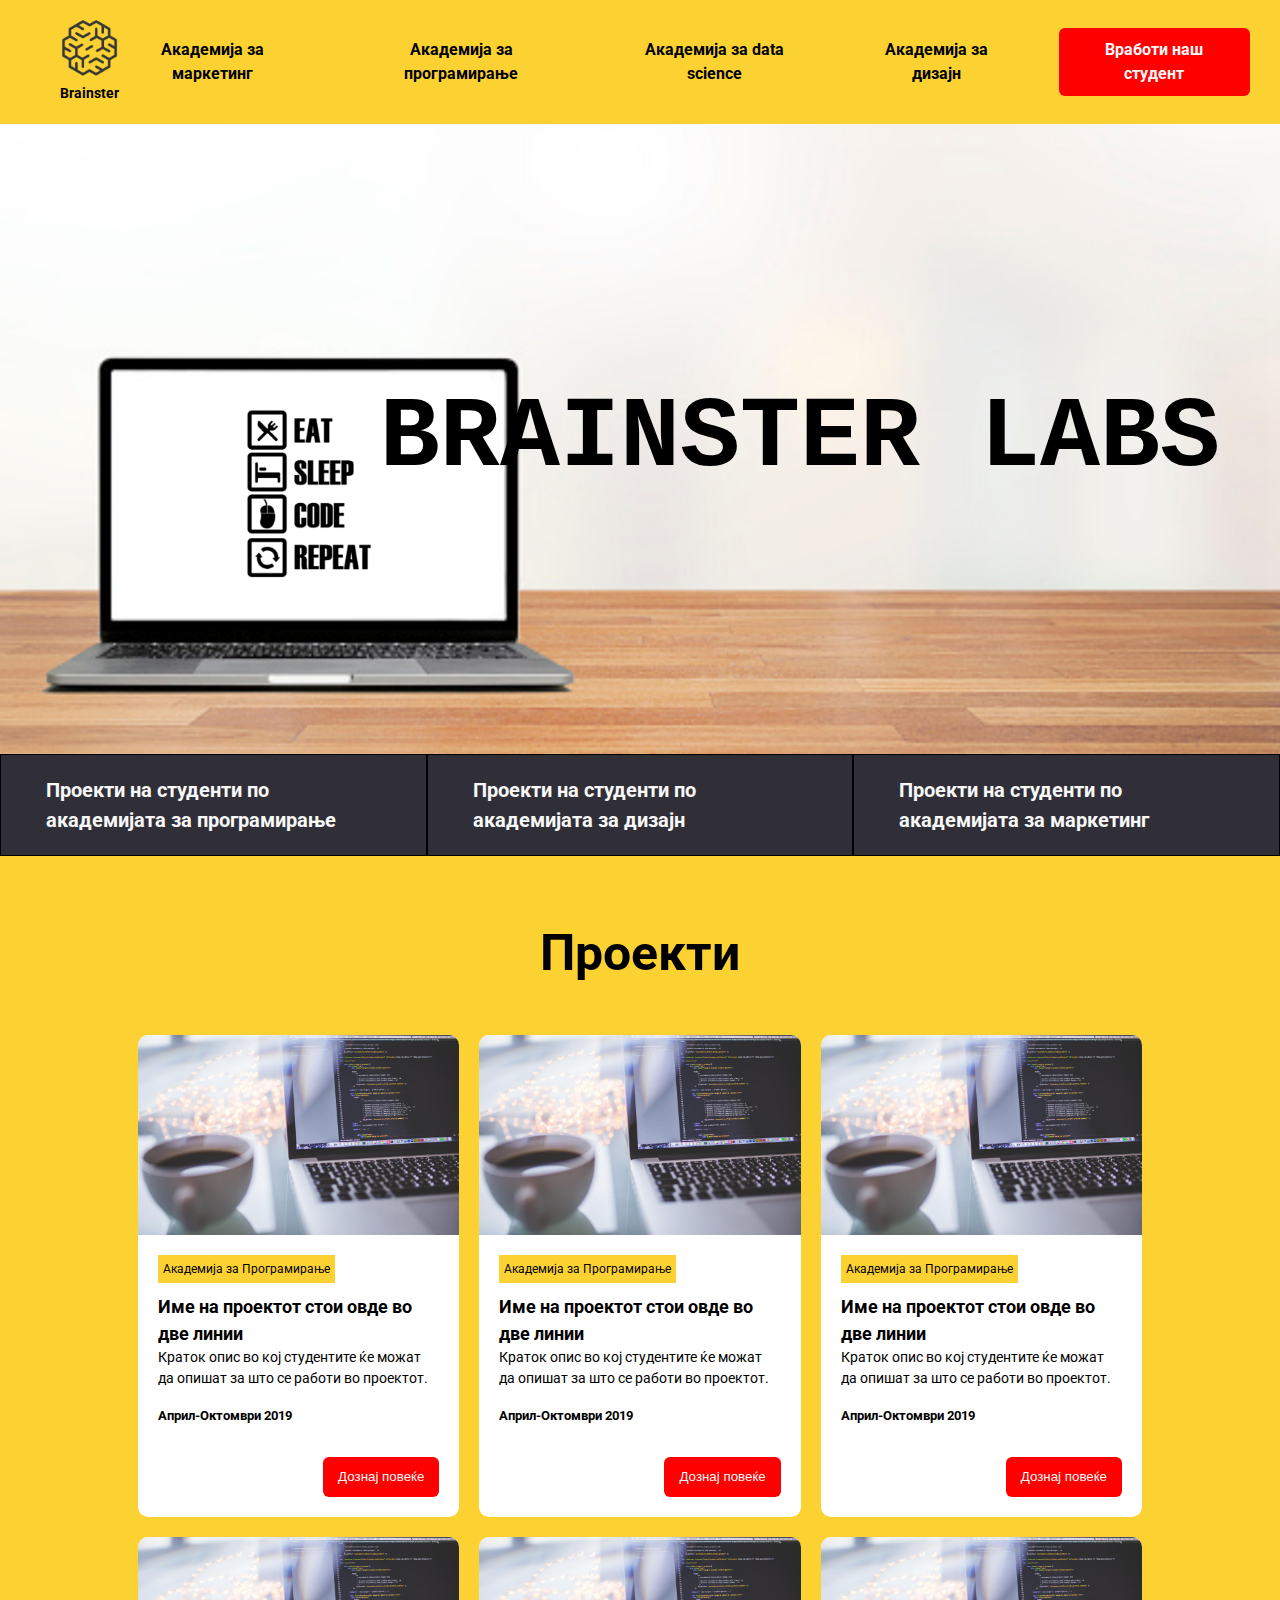
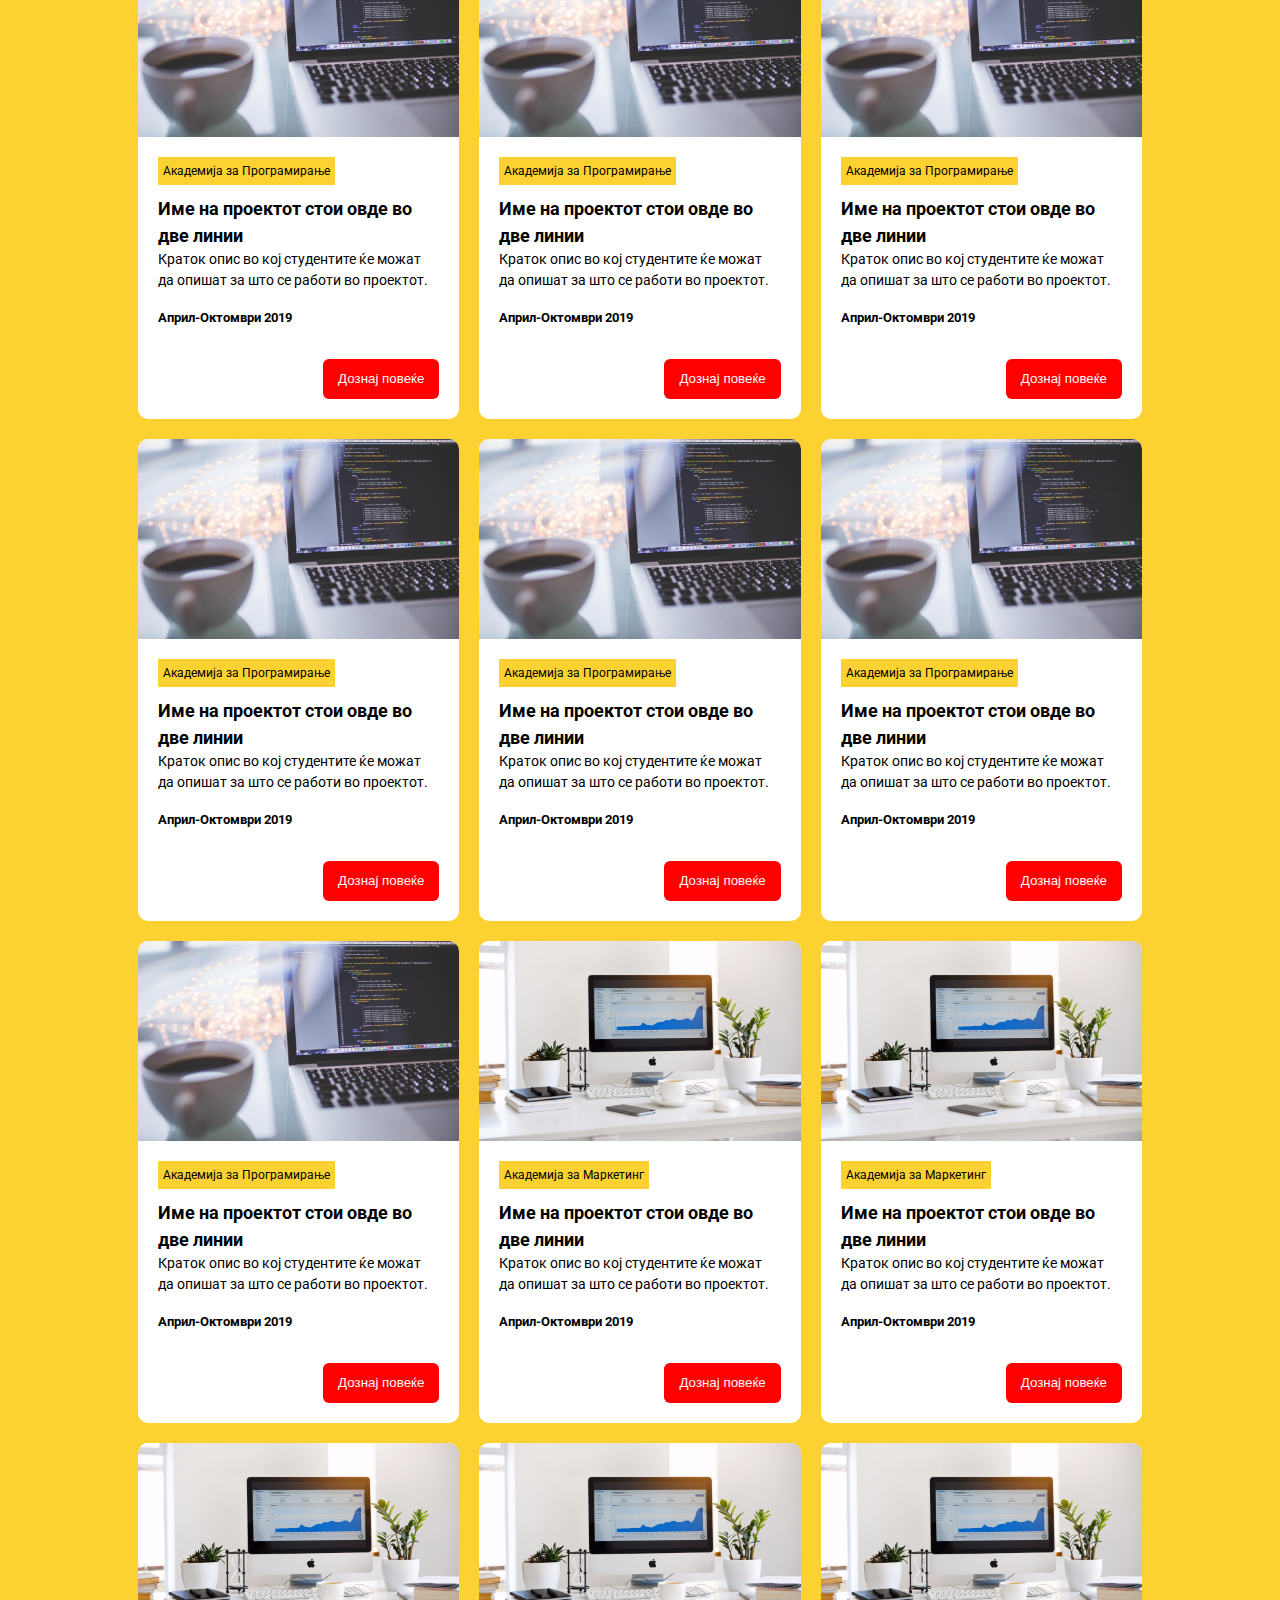
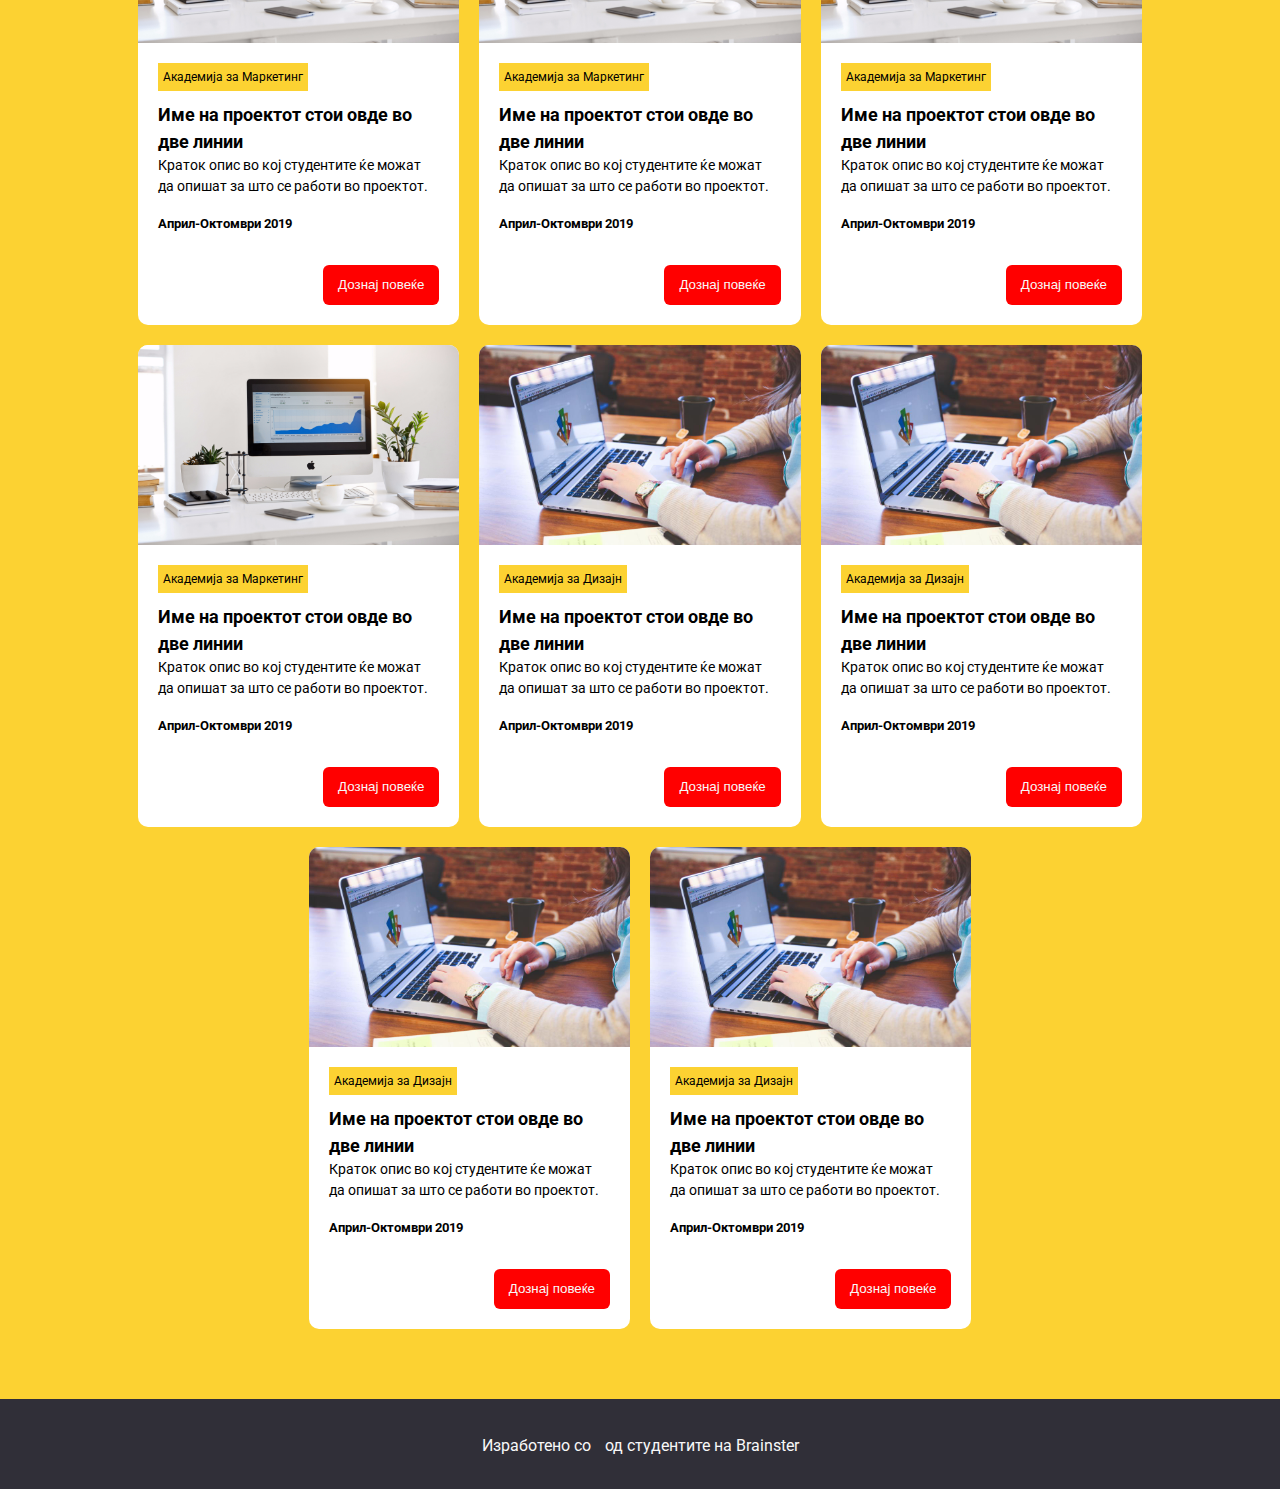
<file: index.html>
<!DOCTYPE html>
<html>
  <head>
    <title>Document</title>
    <meta charset="utf-8" />
    <meta name="keywords" content="" />
    <meta name="description" content="" />
    <meta name="viewport" content="width=device-width,initial-scale=1.0" />

    <!-- font-awesome -->
    <link
      rel="stylesheet"
      href="https://use.fontawesome.com/releases/v5.4.1/css/all.css"
      integrity="sha384-5sAR7xN1Nv6T6+dT2mhtzEpVJvfS3NScPQTrOxhwjIuvcA67KV2R5Jz6kr4abQsz"
      crossorigin="anonymous"
    />
    <!-- Local CSS -->
    <link rel="stylesheet" href="./css/main.css" />
  </head>
  <body>
    <!-- navbar -->

    <nav class="navbar">
      <a class="logo" href="./index.html"
        ><img src="./Design/Logo.png" alt="Logo" />Brainster</a
      >
      <div class="menu">
        <div class="close-menu">x</div>
        <ul>
          <li class="menu-item">
            <a href="https://brainster.co/marketing" target="_blank"
              >Академија за маркетинг</a
            >
          </li>
          <li class="menu-item">
            <a href="https://brainster.co/front-end/" target="_blank"
              >Академија за програмирање</a
            >
          </li>
          <li class="menu-item">
            <a href="https://brainster.co/data-science/" target="_blank"
              >Академија за data science</a
            >
          </li>
          <li class="menu-item">
            <a href="https://brainster.co/graphic-design/" target="_blank"
              >Академија за дизајн</a
            >
          </li>
          <li class="btn">
            <a href="./form.html">Вработи наш студент</a>
          </li>
        </ul>
      </div>
      <div class="menu-btn"><i class="fa fa-bars"></i></div>
    </nav>

    <!-- banner -->

    <section class="banner">
      <h1>BRAINSTER LABS</h1>
    </section>

    <!-- filters -->

    <section class="filters">
      <div class="filter">
        <label for="filter-coding">
          Проекти на студенти по академијата за програмирање
        </label>
        <i class="fas fa-check-circle"></i>
        <input id="filter-coding" type="checkbox" />
      </div>
      <div class="filter">
        <label for="filter-design">
          Проекти на студенти по академијата за дизајн
        </label>
        <i class="fas fa-check-circle"></i>
        <input id="filter-design" type="checkbox" />
      </div>
      <div class="filter">
        <label for="filter-marketing">
          Проекти на студенти по академијата за маркетинг
        </label>
        <i class="fas fa-check-circle"></i>
        <input id="filter-marketing" type="checkbox" />
      </div>
    </section>

    <!-- cards -->

    <section class="container">
      <h1>Проекти</h1>
      <div class="cards">
        <div class="card coding">
          <div class="card-inner">
            <img
              class="img-card"
              src="./css/macbook-computer_6UHHE19YG7.jpg"
              alt=""
            />
            <div class="card-body">
              <div class="text">
                <span>Академија за Програмирање</span>
                <h3>Име на проектот стои овде во две линии</h3>
                <p>
                  Краток опис во кој студентите ќе можат да опишат за што се
                  работи во проектот.
                </p>
                <small>Април-Октомври 2019</small>
              </div>
              <div class="btn-card">
                <div class="btn-card">
                  <button class="btn"><a href="#">Дознај повеќе</a></button>
                </div>
              </div>
            </div>
          </div>
        </div>

        <div class="card coding">
          <div class="card-inner">
            <img
              class="img-card"
              src="./css/macbook-computer_6UHHE19YG7.jpg"
              alt=""
            />
            <div class="card-body">
              <div class="text">
                <span>Академија за Програмирање</span>
                <h3>Име на проектот стои овде во две линии</h3>
                <p>
                  Краток опис во кој студентите ќе можат да опишат за што се
                  работи во проектот.
                </p>
                <small>Април-Октомври 2019</small>
              </div>
              <div class="btn-card">
                <button class="btn"><a href="#">Дознај повеќе</a></button>
              </div>
            </div>
          </div>
        </div>

        <div class="card coding">
          <div class="card-inner">
            <img
              class="img-card"
              src="./css/macbook-computer_6UHHE19YG7.jpg"
              alt=""
            />
            <div class="card-body">
              <div class="text">
                <span>Академија за Програмирање</span>
                <h3>Име на проектот стои овде во две линии</h3>
                <p>
                  Краток опис во кој студентите ќе можат да опишат за што се
                  работи во проектот.
                </p>
                <small>Април-Октомври 2019</small>
              </div>
              <div class="btn-card">
                <button class="btn"><a href="#">Дознај повеќе</a></button>
              </div>
            </div>
          </div>
        </div>

        <div class="card coding">
          <div class="card-inner">
            <img
              class="img-card"
              src="./css/macbook-computer_6UHHE19YG7.jpg"
              alt=""
            />
            <div class="card-body">
              <div class="text">
                <span>Академија за Програмирање</span>
                <h3>Име на проектот стои овде во две линии</h3>
                <p>
                  Краток опис во кој студентите ќе можат да опишат за што се
                  работи во проектот.
                </p>
                <small>Април-Октомври 2019</small>
              </div>
              <div class="btn-card">
                <button class="btn"><a href="#">Дознај повеќе</a></button>
              </div>
            </div>
          </div>
        </div>

        <div class="card coding">
          <div class="card-inner">
            <img
              class="img-card"
              src="./css/macbook-computer_6UHHE19YG7.jpg"
              alt=""
            />
            <div class="card-body">
              <div class="text">
                <span>Академија за Програмирање</span>
                <h3>Име на проектот стои овде во две линии</h3>
                <p>
                  Краток опис во кој студентите ќе можат да опишат за што се
                  работи во проектот.
                </p>
                <small>Април-Октомври 2019</small>
              </div>
              <div class="btn-card">
                <button class="btn"><a href="#">Дознај повеќе</a></button>
              </div>
            </div>
          </div>
        </div>

        <div class="card coding">
          <div class="card-inner">
            <img
              class="img-card"
              src="./css/macbook-computer_6UHHE19YG7.jpg"
              alt=""
            />
            <div class="card-body">
              <div class="text">
                <span>Академија за Програмирање</span>
                <h3>Име на проектот стои овде во две линии</h3>
                <p>
                  Краток опис во кој студентите ќе можат да опишат за што се
                  работи во проектот.
                </p>
                <small>Април-Октомври 2019</small>
              </div>
              <div class="btn-card">
                <button class="btn"><a href="#">Дознај повеќе</a></button>
              </div>
            </div>
          </div>
        </div>

        <div class="card coding">
          <div class="card-inner">
            <img
              class="img-card"
              src="./css/macbook-computer_6UHHE19YG7.jpg"
              alt=""
            />
            <div class="card-body">
              <div class="text">
                <span>Академија за Програмирање</span>
                <h3>Име на проектот стои овде во две линии</h3>
                <p>
                  Краток опис во кој студентите ќе можат да опишат за што се
                  работи во проектот.
                </p>
                <small>Април-Октомври 2019</small>
              </div>
              <div class="btn-card">
                <button class="btn"><a href="#">Дознај повеќе</a></button>
              </div>
            </div>
          </div>
        </div>

        <div class="card coding">
          <div class="card-inner">
            <img
              class="img-card"
              src="./css/macbook-computer_6UHHE19YG7.jpg"
              alt=""
            />
            <div class="card-body">
              <div class="text">
                <span>Академија за Програмирање</span>
                <h3>Име на проектот стои овде во две линии</h3>
                <p>
                  Краток опис во кој студентите ќе можат да опишат за што се
                  работи во проектот.
                </p>
                <small>Април-Октомври 2019</small>
              </div>
              <div class="btn-card">
                <button class="btn"><a href="#">Дознај повеќе</a></button>
              </div>
            </div>
          </div>
        </div>

        <div class="card coding">
          <div class="card-inner">
            <img
              class="img-card"
              src="./css/macbook-computer_6UHHE19YG7.jpg"
              alt=""
            />
            <div class="card-body">
              <div class="text">
                <span>Академија за Програмирање</span>
                <h3>Име на проектот стои овде во две линии</h3>
                <p>
                  Краток опис во кој студентите ќе можат да опишат за што се
                  работи во проектот.
                </p>
                <small>Април-Октомври 2019</small>
              </div>
              <div class="btn-card">
                <button class="btn"><a href="#">Дознај повеќе</a></button>
              </div>
            </div>
          </div>
        </div>

        <div class="card coding">
          <div class="card-inner">
            <img
              class="img-card"
              src="./css/macbook-computer_6UHHE19YG7.jpg"
              alt=""
            />
            <div class="card-body">
              <div class="text">
                <span>Академија за Програмирање</span>
                <h3>Име на проектот стои овде во две линии</h3>
                <p>
                  Краток опис во кој студентите ќе можат да опишат за што се
                  работи во проектот.
                </p>
                <small>Април-Октомври 2019</small>
              </div>
              <div class="btn-card">
                <button class="btn"><a href="#">Дознај повеќе</a></button>
              </div>
            </div>
          </div>
        </div>

        <div class="card marketing">
          <div class="card-inner">
            <img
              class="img-card"
              src="./css/seo-computer_959IURDRGJ.jpg"
              alt=""
            />
            <div class="card-body">
              <div class="text">
                <span>Академија за Маркетинг</span>
                <h3>Име на проектот стои овде во две линии</h3>
                <p>
                  Краток опис во кој студентите ќе можат да опишат за што се
                  работи во проектот.
                </p>
                <small>Април-Октомври 2019</small>
              </div>
              <div class="btn-card">
                <button class="btn"><a href="#">Дознај повеќе</a></button>
              </div>
            </div>
          </div>
        </div>

        <div class="card marketing">
          <div class="card-inner">
            <img
              class="img-card"
              src="./css/seo-computer_959IURDRGJ.jpg"
              alt=""
            />
            <div class="card-body">
              <div class="text">
                <span>Академија за Маркетинг</span>
                <h3>Име на проектот стои овде во две линии</h3>
                <p>
                  Краток опис во кој студентите ќе можат да опишат за што се
                  работи во проектот.
                </p>
                <small>Април-Октомври 2019</small>
              </div>
              <div class="btn-card">
                <button class="btn"><a href="#">Дознај повеќе</a></button>
              </div>
            </div>
          </div>
        </div>

        <div class="card marketing">
          <div class="card-inner">
            <img
              class="img-card"
              src="./css/seo-computer_959IURDRGJ.jpg"
              alt=""
            />
            <div class="card-body">
              <div class="text">
                <span>Академија за Маркетинг</span>
                <h3>Име на проектот стои овде во две линии</h3>
                <p>
                  Краток опис во кој студентите ќе можат да опишат за што се
                  работи во проектот.
                </p>
                <small>Април-Октомври 2019</small>
              </div>
              <div class="btn-card">
                <button class="btn"><a href="#">Дознај повеќе</a></button>
              </div>
            </div>
          </div>
        </div>

        <div class="card marketing">
          <div class="card-inner">
            <img
              class="img-card"
              src="./css/seo-computer_959IURDRGJ.jpg"
              alt=""
            />
            <div class="card-body">
              <div class="text">
                <span>Академија за Маркетинг</span>
                <h3>Име на проектот стои овде во две линии</h3>
                <p>
                  Краток опис во кој студентите ќе можат да опишат за што се
                  работи во проектот.
                </p>
                <small>Април-Октомври 2019</small>
              </div>
              <div class="btn-card">
                <button class="btn"><a href="#">Дознај повеќе</a></button>
              </div>
            </div>
          </div>
        </div>

        <div class="card marketing">
          <div class="card-inner">
            <img
              class="img-card"
              src="./css/seo-computer_959IURDRGJ.jpg"
              alt=""
            />
            <div class="card-body">
              <div class="text">
                <span>Академија за Маркетинг</span>
                <h3>Име на проектот стои овде во две линии</h3>
                <p>
                  Краток опис во кој студентите ќе можат да опишат за што се
                  работи во проектот.
                </p>
                <small>Април-Октомври 2019</small>
              </div>
              <div class="btn-card">
                <button class="btn"><a href="#">Дознај повеќе</a></button>
              </div>
            </div>
          </div>
        </div>

        <div class="card marketing">
          <div class="card-inner">
            <img
              class="img-card"
              src="./css/seo-computer_959IURDRGJ.jpg"
              alt=""
            />
            <div class="card-body">
              <div class="text">
                <span>Академија за Маркетинг</span>
                <h3>Име на проектот стои овде во две линии</h3>
                <p>
                  Краток опис во кој студентите ќе можат да опишат за што се
                  работи во проектот.
                </p>
                <small>Април-Октомври 2019</small>
              </div>
              <div class="btn-card">
                <button class="btn"><a href="#">Дознај повеќе</a></button>
              </div>
            </div>
          </div>
        </div>

        <div class="card design">
          <div class="card-inner">
            <img
              class="img-card"
              src="./css/macbook-laptop_LEJ7HJ5BEA.jpg"
              alt=""
            />
            <div class="card-body">
              <div class="text">
                <span>Академија за Дизајн</span>
                <h3>Име на проектот стои овде во две линии</h3>
                <p>
                  Краток опис во кој студентите ќе можат да опишат за што се
                  работи во проектот.
                </p>
                <small>Април-Октомври 2019</small>
              </div>
              <div class="btn-card">
                <button class="btn"><a href="#">Дознај повеќе</a></button>
              </div>
            </div>
          </div>
        </div>

        <div class="card design">
          <div class="card-inner">
            <img
              class="img-card"
              src="./css/macbook-laptop_LEJ7HJ5BEA.jpg"
              alt=""
            />
            <div class="card-body">
              <div class="text">
                <span>Академија за Дизајн</span>
                <h3>Име на проектот стои овде во две линии</h3>
                <p>
                  Краток опис во кој студентите ќе можат да опишат за што се
                  работи во проектот.
                </p>
                <small>Април-Октомври 2019</small>
              </div>
              <div class="btn-card">
                <button class="btn"><a href="#">Дознај повеќе</a></button>
              </div>
            </div>
          </div>
        </div>

        <div class="card design">
          <div class="card-inner">
            <img
              class="img-card"
              src="./css/macbook-laptop_LEJ7HJ5BEA.jpg"
              alt=""
            />
            <div class="card-body">
              <div class="text">
                <span>Академија за Дизајн</span>
                <h3>Име на проектот стои овде во две линии</h3>
                <p>
                  Краток опис во кој студентите ќе можат да опишат за што се
                  работи во проектот.
                </p>
                <small>Април-Октомври 2019</small>
              </div>
              <div class="btn-card">
                <button class="btn"><a href="#">Дознај повеќе</a></button>
              </div>
            </div>
          </div>
        </div>

        <div class="card design">
          <div class="card-inner">
            <img
              class="img-card"
              src="./css/macbook-laptop_LEJ7HJ5BEA.jpg"
              alt=""
            />
            <div class="card-body">
              <div class="text">
                <span>Академија за Дизајн</span>
                <h3>Име на проектот стои овде во две линии</h3>
                <p>
                  Краток опис во кој студентите ќе можат да опишат за што се
                  работи во проектот.
                </p>
                <small>Април-Октомври 2019</small>
              </div>
              <div class="btn-card">
                <button class="btn"><a href="#">Дознај повеќе</a></button>
              </div>
            </div>
          </div>
        </div>
      </div>
      <div class="load">
        <div class="btn" id="load-more">Прикажи повеќе</div>
      </div>
    </section>

    <!-- footer -->

    <footer>
      <p>
        Изработено со <i class="fas fa-heart"></i> од студентите на Brainster
      </p>
    </footer>

    <script src="./script.js"></script>
  </body>
</html>
</file>
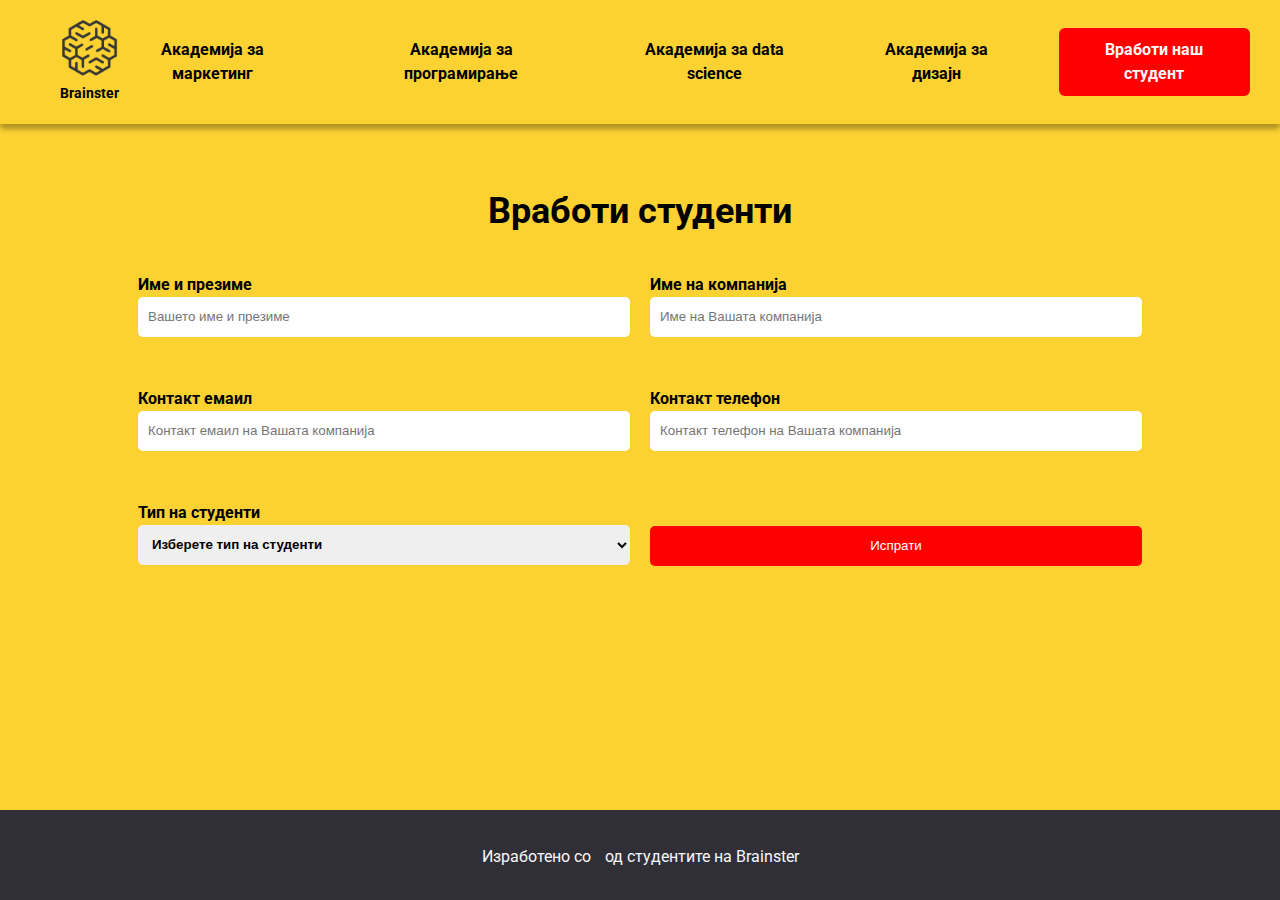
<file: form.html>
<!DOCTYPE html>
<html lang="en">
  <head>
    <meta charset="UTF-8" />
    <meta http-equiv="X-UA-Compatible" content="IE=edge" />
    <meta name="viewport" content="width=device-width, initial-scale=1.0" />
    <title>Document</title>
    <!-- font-awesome -->
    <link
      rel="stylesheet"
      href="https://use.fontawesome.com/releases/v5.4.1/css/all.css"
      integrity="sha384-5sAR7xN1Nv6T6+dT2mhtzEpVJvfS3NScPQTrOxhwjIuvcA67KV2R5Jz6kr4abQsz"
      crossorigin="anonymous"
    />

    <!-- Local CSS -->
    <link rel="stylesheet" href="./css/main.css" />
  </head>
  <body>
    <!-- navbar -->

    <nav class="navbar">
      <a class="logo" href="./index.html"
        ><img src="./Design/Logo.png" alt="Logo" />Brainster</a
      >
      <div class="menu">
        <div class="close-menu">x</div>
        <ul>
          <li class="menu-item">
            <a href="https://brainster.co/marketing" target="_blank"
              >Академија за маркетинг</a
            >
          </li>
          <li class="menu-item">
            <a href="https://brainster.co/front-end/" target="_blank"
              >Академија за програмирање</a
            >
          </li>
          <li class="menu-item">
            <a href="https://brainster.co/data-science/" target="_blank"
              >Академија за data science</a
            >
          </li>
          <li class="menu-item">
            <a href="https://brainster.co/graphic-design/" target="_blank"
              >Академија за дизајн</a
            >
          </li>
          <li class="btn">
            <a href="./form.html">Вработи наш студент</a>
          </li>
        </ul>
      </div>
      <div class="menu-btn"><i class="fa fa-bars"></i></div>
    </nav>

    <!-- form -->

    <section class="form-page">
      <h1>Вработи студенти</h1>

      <form id="form">
        <div class="input">
          <label for="name">Име и презиме</label>
          <input type="text" id="name" placeholder="Вашето име и презиме" />
          <div class="success-class">
            <i class="fas fa-check-circle"></i>
          </div>
          <div class="error-class">
            <i class="fas fa-exclamation-circle"></i>
            <p class="error-paragraph">
              <small>Ве молиме внесете го Вашето име и презиме</small>
            </p>
          </div>
        </div>
        <div class="input">
          <label for="company">Име на компанија</label>
          <input
            type="text"
            placeholder="Име на Вашата компанија"
            id="company"
          />
          <div class="success-class"><i class="fas fa-check-circle"></i></div>
          <div class="error-class">
            <i class="fas fa-exclamation-circle"></i>
            <p class="error-paragraph">
              <small>Ве молиме внесете име на Вашата компанија</small>
            </p>
          </div>
        </div>

        <div class="input">
          <label for="mail">Контакт емаил</label>
          <input
            type="email"
            placeholder="Контакт емаил на Вашата компанија"
            id="mail"
          />

          <div class="success-class"><i class="fas fa-check-circle"></i></div>
          <div class="error-class">
            <i class="fas fa-exclamation-circle"></i>
            <p class="error-paragraph">
              <small>Ве молиме внесете ја Вашата емаил адреса</small>
            </p>
          </div>
        </div>

        <div class="input">
          <label for="tel">Контакт телефон</label>
          <input
            type="number"
            placeholder="Контакт телефон на Вашата компанија"
            id="tel"
          />
          <div class="success-class"><i class="fas fa-check-circle"></i></div>
          <div class="error-class">
            <i class="fas fa-exclamation-circle"></i>
            <p class="error-paragraph">
              <small>Ве молиме внесете го Вашиот телефонски број</small>
            </p>
          </div>
        </div>

        <div class="input">
          <label for="studenti">Тип на студенти</label>

          <select class="dropdown" name="studenti" id="studenti">
            <option hidden>Изберете тип на студенти</option>
            <option>Студенти од маркетинг</option>
            <option>Студенти од програмирање</option>
            <option>Студенти од data science</option>
            <option>Студенти од дизајн</option>
          </select>
        </div>

        <div class="input">
          <button class="btn-form" id="submit">Испрати</button>
        </div>
      </form>
    </section>

    <!-- footer -->

    <footer>
      <p>
        Изработено со <i class="fas fa-heart"></i> од студентите на Brainster
      </p>
    </footer>

    <script src="./form.js"></script>
  </body>
</html>
</file>
<file: css/main.css>
@import url("https://fonts.googleapis.com/css2?family=Roboto:wght@400;500;700&display=swap");
* {
  box-sizing: border-box;
}

body {
  margin: 0;
}

h1,
h2,
h3,
h4,
h5,
h6,
p,
ul,
ol {
  margin-top: 0;
}

img {
  max-width: 100%;
}

html {
  font-size: 16px;
  min-height: 100%;
  position: relative;
}
@media (min-width: 1920px) {
  html {
    font-size: 18px;
  }
}

body {
  font-family: "Roboto", sans-serif;
  font-weight: 400;
  line-height: 1.5;
  color: #000;
  background-color: #fcd232;
}

h1 {
  font-size: 36px;
}

h2 {
  font-size: 24px;
}

h3 {
  font-size: 18px;
}

.btn {
  padding: 10px 15px;
  display: inline-block;
  line-height: 1.5;
  border-radius: 6px;
  background-color: red;
  border: none;
  cursor: pointer;
}
.btn:hover {
  background-color: black;
  transform: scale(1.1);
}
.btn:hover a {
  color: #fcd232;
}
.btn a {
  color: #f8f8f8;
  text-decoration: none;
  text-align: center;
}

.form-page, .container {
  padding-top: 60px;
  padding-bottom: 60px;
}
@media (max-width: 768px) {
  .form-page, .container {
    padding-top: 30px;
    padding-bottom: 30px;
  }
}

form, .container .cards {
  max-width: 80%;
  margin-left: auto;
  margin-right: auto;
}

.navbar {
  background-color: #fcd232;
  box-shadow: 0px 5px 5px 0px rgba(0, 0, 0, 0.3);
  padding: 20px 30px;
  display: flex;
  align-items: center;
  justify-content: space-between;
}
.navbar .logo {
  flex-basis: 45px;
  text-decoration: none;
  color: #000;
  font-size: 14px;
  text-align: center;
  font-weight: bold;
  margin-left: 30px;
}
.navbar .logo:hover {
  transform: scale(1.1);
}
@media (max-width: 1024px) {
  .navbar .logo {
    margin-left: 0;
  }
}
.navbar .menu {
  position: static;
  font-weight: bold;
  z-index: 1;
}
@media (max-width: 768px) {
  .navbar .menu {
    position: fixed;
    top: 0;
    right: -100%;
    width: 100%;
    height: 100%;
    display: flex;
    background-color: #302f38;
    padding-left: 30px;
  }
  .navbar .menu.active {
    right: 0;
  }
}

.menu ul {
  display: flex;
  justify-content: space-between;
  align-items: center;
  margin-bottom: 0;
  padding-left: 0;
  text-align: center;
  list-style-type: none;
}
@media (max-width: 1024px) {
  .menu ul {
    margin-left: 60px;
  }
}
@media (max-width: 768px) {
  .menu ul {
    display: flex;
    flex-direction: column;
    justify-content: center;
    align-items: start;
  }
}
.menu ul .menu-item {
  margin-right: 45px;
}
@media (max-width: 768px) {
  .menu ul .menu-item {
    color: #f8f8f8;
    margin-right: 0;
    margin-bottom: 30px;
  }
}
.menu ul .menu-item:hover {
  background-color: #000;
  padding: 10px;
  border-radius: 5px;
}
.menu ul .menu-item:hover:hover a {
  color: #fcd232;
}
.menu ul .menu-item a {
  text-decoration: none;
  font-size: 16px;
  color: #000;
}
@media (max-width: 768px) {
  .menu ul .menu-item a {
    color: #f8f8f8;
    font-size: 22px;
  }
}
@media (max-width: 426px) {
  .menu ul .menu-item a {
    color: #f8f8f8;
    font-size: 16px;
  }
}

.menu-btn {
  display: none;
}
@media (max-width: 768px) {
  .menu-btn {
    display: inline-block;
    text-align: right;
    cursor: pointer;
    font-size: 2.5rem;
    color: black;
    margin-left: 1.5rem;
  }
}

.close-menu {
  display: none;
}
@media (max-width: 768px) {
  .close-menu {
    display: inline-block;
    position: absolute;
    top: 1.5rem;
    right: 2rem;
    font-size: 3rem;
    cursor: pointer;
    color: white;
  }
}

.banner {
  background-image: url(./banner.png);
  background-position: bottom;
  background-size: cover;
  height: 70vh;
  display: flex;
  justify-content: flex-end;
  align-items: center;
  width: 100%;
}
@media (max-width: 1024px) {
  .banner {
    height: 60vh;
  }
}
@media (max-width: 768px) {
  .banner {
    height: 50vh;
  }
}
@media (max-width: 426px) {
  .banner {
    background-position: left;
    justify-content: center;
    align-items: flex-start;
  }
}
.banner h1 {
  font-size: 100px;
  color: #000;
  -webkit-animation: glow 1s ease-in-out infinite alternate;
  animation: glow 1s ease-in-out infinite alternate;
  margin-left: 60px;
  font-family: monospace;
  margin-top: 0;
  margin-right: 60px;
  margin-bottom: 0;
}
@media (max-width: 1024px) {
  .banner h1 {
    font-size: 70px;
  }
}
@media (max-width: 768px) {
  .banner h1 {
    font-size: 50px;
    margin-right: 30px;
  }
}
@media (max-width: 426px) {
  .banner h1 {
    margin-top: 30px;
    margin-right: 0;
    margin-left: 0;
    font-size: 40px;
  }
}
@-webkit-keyframes glow {
  from {
    text-shadow: 0 0 10px #fcd232, 0 0 20px #fcd232, 0 0 30px #fcd232, 0 0 40px #fcd232, 0 0 50px #fcd232, 0 0 60px #fcd232, 0 0 70px #fcd232;
  }
  to {
    text-shadow: 0 0 20px #fff, 0 0 30px #e7d070, 0 0 40px #e7d070, 0 0 50px #e7d070, 0 0 60px #e7d070, 0 0 70px #e7d070, 0 0 80px #e7d070;
  }
}
@keyframes glow {
  from {
    text-shadow: 0 0 10px #fcd232, 0 0 20px #fcd232, 0 0 30px #fcd232, 0 0 40px #fcd232, 0 0 50px #fcd232, 0 0 60px #fcd232, 0 0 70px #fcd232;
  }
  to {
    text-shadow: 0 0 20px #fff, 0 0 30px #e7d070, 0 0 40px #e7d070, 0 0 50px #e7d070, 0 0 60px #e7d070, 0 0 70px #e7d070, 0 0 80px #e7d070;
  }
}

.filters {
  display: flex;
  justify-content: center;
  align-items: center;
}
@media (max-width: 768px) {
  .filters {
    flex-wrap: wrap;
  }
}
.filters .filter {
  flex-basis: 33.333%;
  border: 1px solid black;
  color: #f8f8f8;
  padding: 20px 45px;
  background-color: #302f38;
  display: flex;
  justify-content: space-between;
  align-items: center;
  font-size: 20px;
  font-weight: bold;
  cursor: pointer;
}
@media (max-width: 1024px) {
  .filters .filter {
    padding: 20px 45px;
    font-size: 12px;
  }
}
@media (max-width: 768px) {
  .filters .filter {
    font-size: 14px;
    padding: 15px;
    flex-basis: 100%;
  }
}
.filters .filter:hover {
  background-color: #eb3b3b;
  color: #000;
}
.filters .filter:hover i {
  display: inline-block;
}
.filters .filter i {
  font-size: 2rem;
  margin-left: 20px;
  display: none;
}
.filters .filter label {
  width: 100%;
  cursor: pointer;
}
.filters .filter input {
  display: none;
}

.container h1 {
  text-align: center;
  font-size: 50px;
}
@media (max-width: 426px) {
  .container h1 {
    text-align: start;
    margin-left: 30px;
    font-size: 36px;
  }
}
.container .cards {
  display: flex;
  flex-wrap: wrap;
  justify-content: center;
  align-items: center;
}
@media (max-width: 768px) {
  .container .cards {
    width: 100%;
  }
}
.container .cards .card {
  flex-basis: 33.333%;
}
@media (max-width: 768px) {
  .container .cards .card {
    flex-basis: 50%;
  }
}
@media (max-width: 426px) {
  .container .cards .card {
    flex-basis: 100%;
    display: none;
  }
  .container .cards .card:nth-child(-n+6) {
    display: inline-block;
  }
}
.container .cards .card .card-inner {
  background-color: #fff;
  margin: 10px;
  transition: 0.5s ease-out;
  border-radius: 10px;
}
.container .cards .card .card-inner:hover {
  transform: scale(0.9);
  box-shadow: 0px 0px 25px 0px rgba(0, 0, 0, 0.7);
  border: black solid 1px;
}
.container .cards .card .card-inner .img-card {
  width: 100%;
  height: 200px;
  display: block;
  border-top-left-radius: 10px;
  border-top-right-radius: 10px;
}
.container .cards .card .card-body {
  padding: 20px;
}
.container .cards .card .card-body .text {
  padding-bottom: 30px;
}
.container .cards .card .card-body .text span {
  font-size: 12px;
  border: transparent;
  padding: 5px;
  background-color: #fcd232;
  margin-bottom: 10px;
  display: inline-block;
}
.container .cards .card .card-body .text h3 {
  margin-bottom: 0;
}
.container .cards .card .card-body .text p {
  font-size: 14px;
}
.container .cards .card .card-body .text small {
  font-weight: bold;
}
.container .cards .card .btn-card {
  text-align: right;
}

.load {
  text-align: center;
  margin-bottom: 90px;
  margin-top: 20px;
}
.load #load-more {
  display: none;
  color: white;
  font-size: 12px;
}
.load #load-more:hover {
  color: #fcd232;
}
@media (max-width: 426px) {
  .load #load-more {
    display: inline-block;
  }
}

footer {
  background-color: #302f38;
  padding-top: 30px;
  padding-bottom: 30px;
  color: #f8f8f8;
  text-align: center;
  position: absolute;
  width: 100%;
  bottom: 0;
}
footer p {
  margin-bottom: 0;
}
footer p i {
  color: #f30404;
  font-size: 20px;
  cursor: pointer;
  margin-left: 5px;
  margin-right: 5px;
  -webkit-animation: move 4s infinite ease-in-out;
          animation: move 4s infinite ease-in-out;
}
@-webkit-keyframes move {
  0% {
    transform: scale(1, 1);
  }
  50% {
    transform: scale(1.5, 1.5);
  }
  100% {
    transform: scale(1, 1);
  }
}
@keyframes move {
  0% {
    transform: scale(1, 1);
  }
  50% {
    transform: scale(1.5, 1.5);
  }
  100% {
    transform: scale(1, 1);
  }
}

.form-page h1 {
  text-align: center;
}

form {
  margin-bottom: 90px;
  display: flex;
  flex-wrap: wrap;
}
form .input {
  flex-basis: 50%;
  padding: 10px;
  display: flex;
  flex-direction: column;
}
@media (max-width: 426px) {
  form .input {
    flex-basis: 100%;
  }
}
form .input input {
  border: none;
  border-radius: 5px;
  height: 40px;
  padding-left: 10px;
}
form .input input:focus {
  outline: none;
}
form .input label {
  font-weight: bold;
}
form .input .btn-form {
  margin-top: 25px;
  height: 40px;
  width: 100%;
  margin-left: 0;
  color: white;
  background-color: red;
  border: none;
  border-radius: 5px;
  cursor: pointer;
}
form .input .btn-form:hover {
  background-color: black;
  color: #fcd232;
  font-weight: bold;
}

.dropdown {
  border: none;
  border-radius: 5px;
  height: 40px;
  font-weight: bold;
  padding-left: 10px;
}
.dropdown:focus {
  outline: none;
}

.success-class {
  visibility: hidden;
  position: relative;
}
.success-class i {
  color: #129912;
  position: absolute;
  bottom: 10px;
  right: 25px;
}
@media (max-width: 320px) {
  .success-class i {
    bottom: 5px;
    right: -20px;
  }
}

.error-class {
  visibility: hidden;
  position: relative;
}
.error-class i {
  color: #ec0f0f;
  position: absolute;
  bottom: 40px;
  right: 25px;
}
@media (max-width: 320px) {
  .error-class i {
    bottom: 5px;
    right: -20px;
  }
}
.error-class .error-paragraph {
  color: #ec0f0f;
  font-size: 12px;
}

.element-visible {
  display: inline;
  visibility: visible;
}

.element-hidden {
  display: none;
  visibility: hidden;
}

.error-border {
  border: solid 3px #ec0f0f !important;
}

.success-border {
  border: solid 3px #129912 !important;
}/*# sourceMappingURL=main.css.map */
</file>
